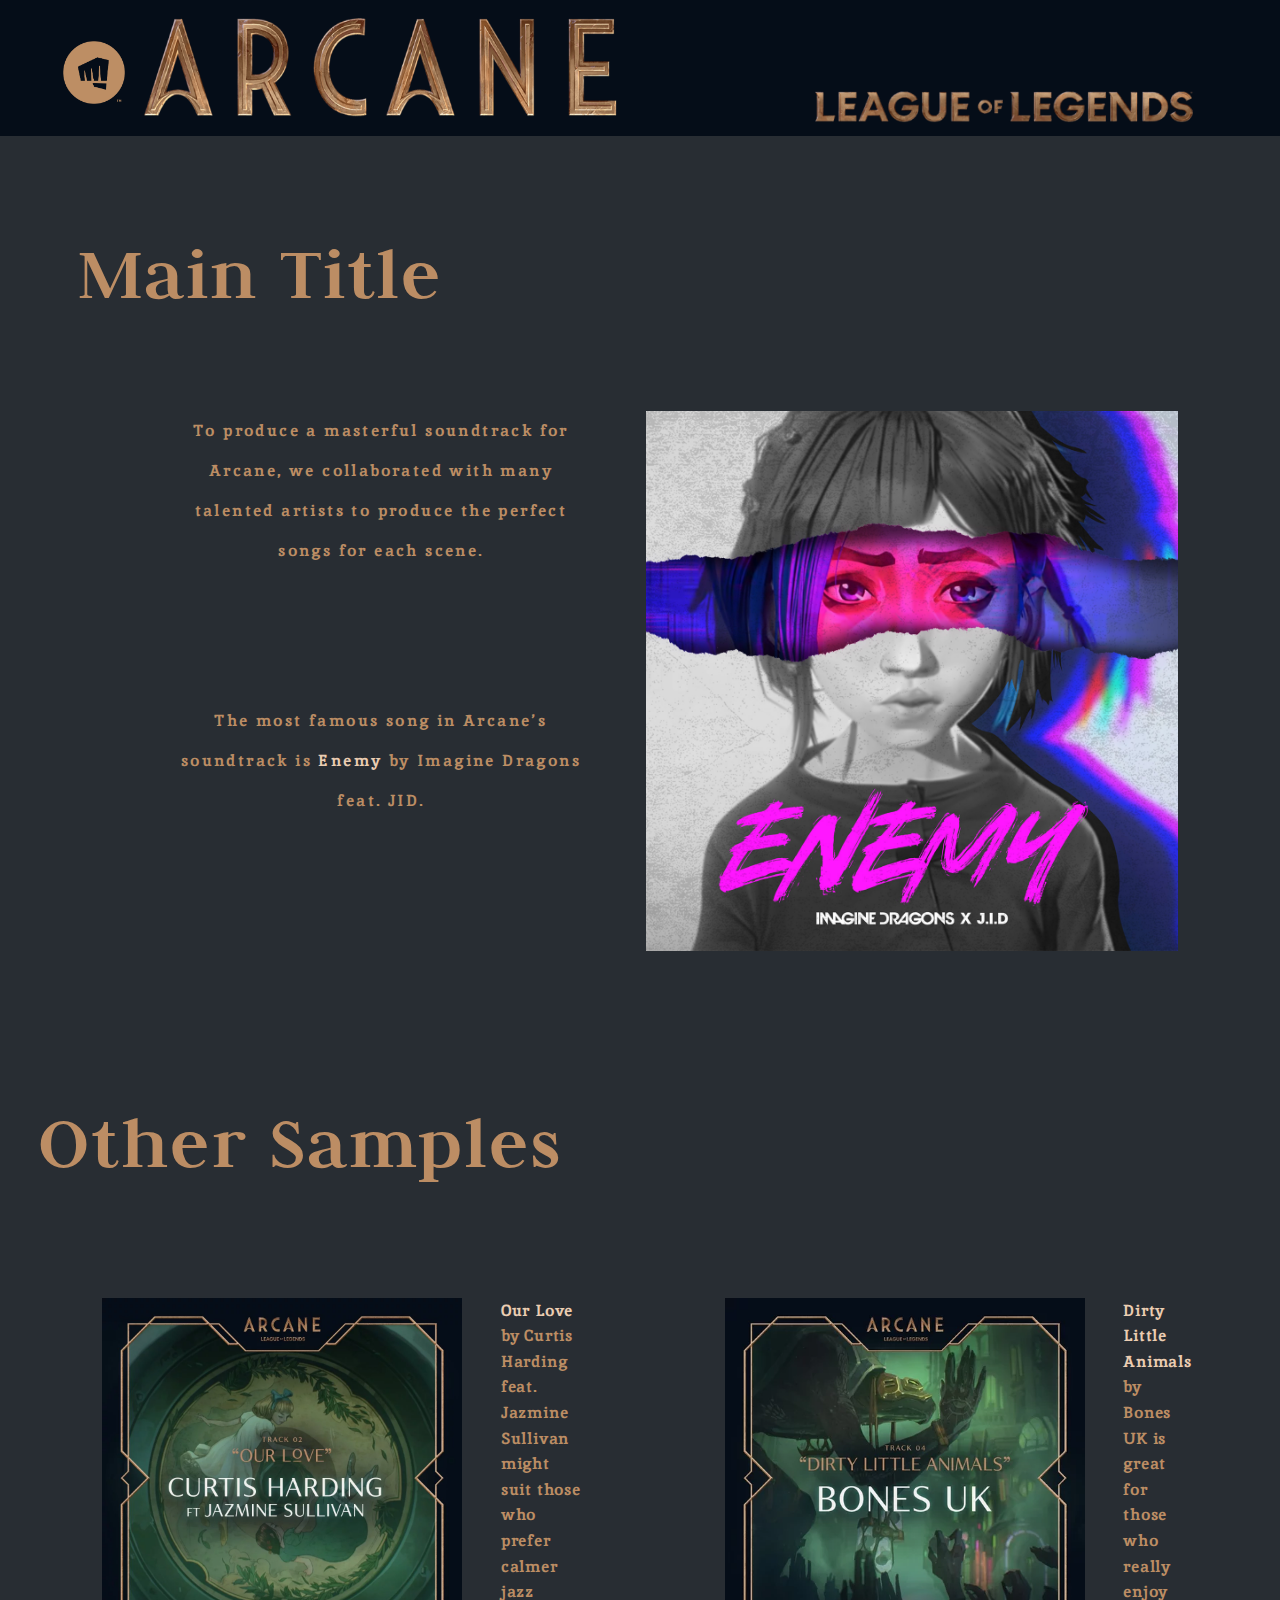
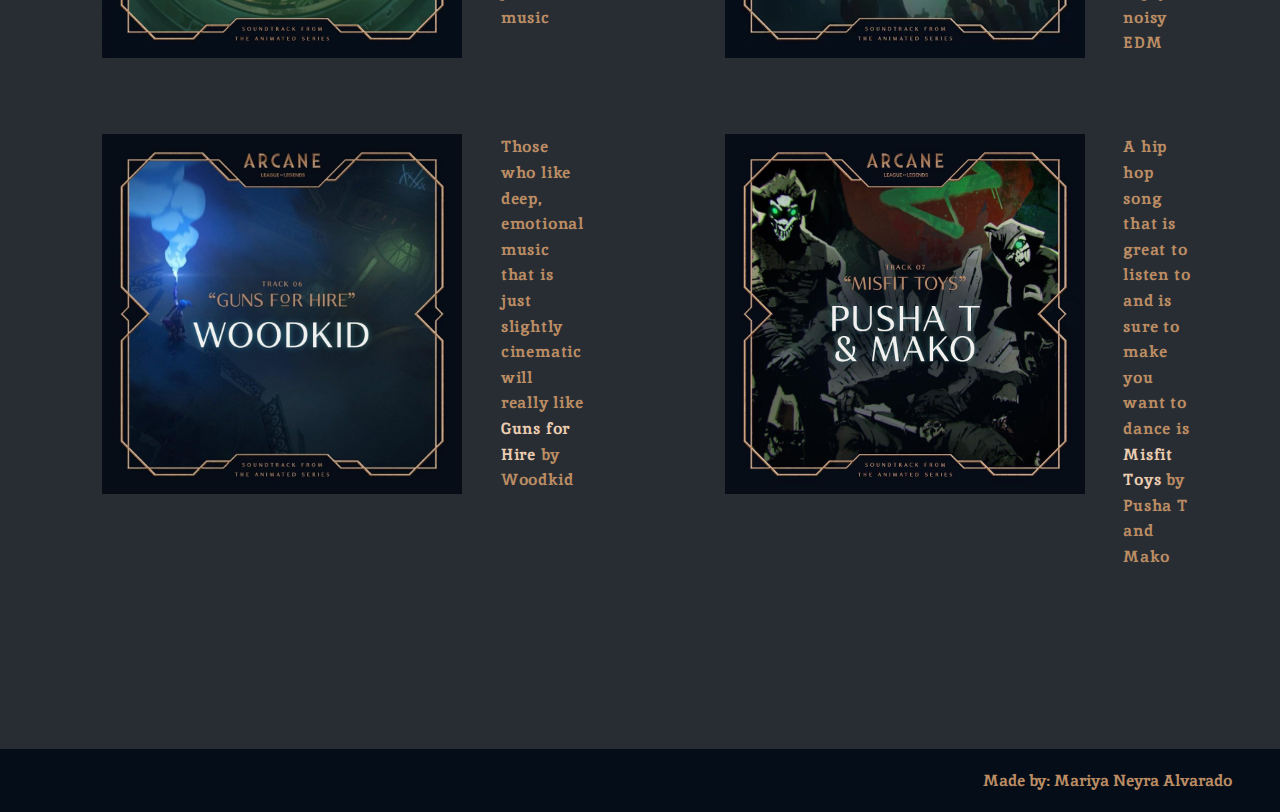
<file: arcane_audio.html>
<!DOCTYPE html>
<html lang="en">
<head>
    <meta charset="UTF-8">
    <meta name="viewport" content="width=device-width, initial-scale=1.0">
    <title>Arcane Audio</title>


    <!--Styles-->
    <link rel="stylesheet" href="styles/reset.css">
    <link rel="stylesheet" href="styles/style.css">

    <!--Favicon-->
    <link rel="icon" href="/images/riot-logo.png">

    <!--Fonts-->
    <link href="https://fonts.googleapis.com/css2?family=Judson:ital,wght@0,400;0,700;1,400&display=swap" rel="stylesheet">
    <link href="https://fonts.googleapis.com/css2?family=Inika:wght@400;700&display=swap" rel="stylesheet">
</head>





<body>

    <!--Header-->
    <header>
        <img src="/images/riot-logo.png" id="RLogo" alt="Riot Logo">
        <img src="/images/arcane-logo.png" id="ALogo" alt="Arcane Logo">
        <img src="/images/LOL-logo.png" id= "LLogo" alt="League Logo">

        <nav>
            <a></a> <!--aajdcfsdvhdbzdfhfsrthsofdvn-->
            <a></a>
        </nav>
    </header>



    <!--Main-->
    <main>

        <h1 id="title-heading">Main Title</h1>



        <div class="AP-grid-1">
            <p class="AP-para-1">
                To produce a masterful soundtrack for Arcane, 
                we collaborated with many talented artists to produce the perfect songs for each scene.
            </p>

            <p class="AP-para-2">
                The most famous song in Arcane’s soundtrack is <a href="https://www.youtube.com/watch?v=F5tSoaJ93ac&vl=en">Enemy</a> by Imagine Dragons feat. JID.
            </p>

            <img src="/images/album-Enemy.jpg" id="album-Enemy" alt="album Enemy">


        </div>


        <h1 id="other-heading">Other Samples</h1>



        <div class="AP-grid-2">
            <img src="/images/album-OL.webp" id="album-OL" alt="Our Love">
            <p class="AP-para-3"><a href="https://www.youtube.com/watch?v=2Yr3sKPi8mM">Our Love</a> by Curtis Harding feat. Jazmine Sullivan might suit those who prefer calmer jazz music</p>
            <img src="/images/album-DLA.webp" id="album-DLA" alt="Our Love">
            <p class="AP-para-4"><a href="https://www.youtube.com/watch?v=w88d-uKh_Uw">Dirty Little Animals</a> by Bones UK is great for those who really enjoy noisy EDM</p>
            <img src="/images/album-G4H.jpg" id="album-G4H" alt="Our Love">
            <p class="AP-para-5">Those who like deep, emotional music that is just slightly cinematic will really like <a href="https://www.youtube.com/watch?v=pKNEx-9OqRM">Guns for Hire</a> by Woodkid</p>
            <img src="/images/album-MFT.jpg" id="album-MFT" alt="Our Love">
            <p class="AP-para-6">A hip hop song that is great to listen to and is sure to make you want to dance is <a href="https://www.youtube.com/watch?v=f_Z1E32mxGg"> Misfit Toys</a> by Pusha T and Mako</p>


        </div>

        

        <div class="over-footer"></div>

        
    </main>

    

    <!-- Footer -->
    <footer>
        <p class="footer-name">Made by: Mariya Neyra Alvarado</p>
    </footer>



</body>
</html>
</file>
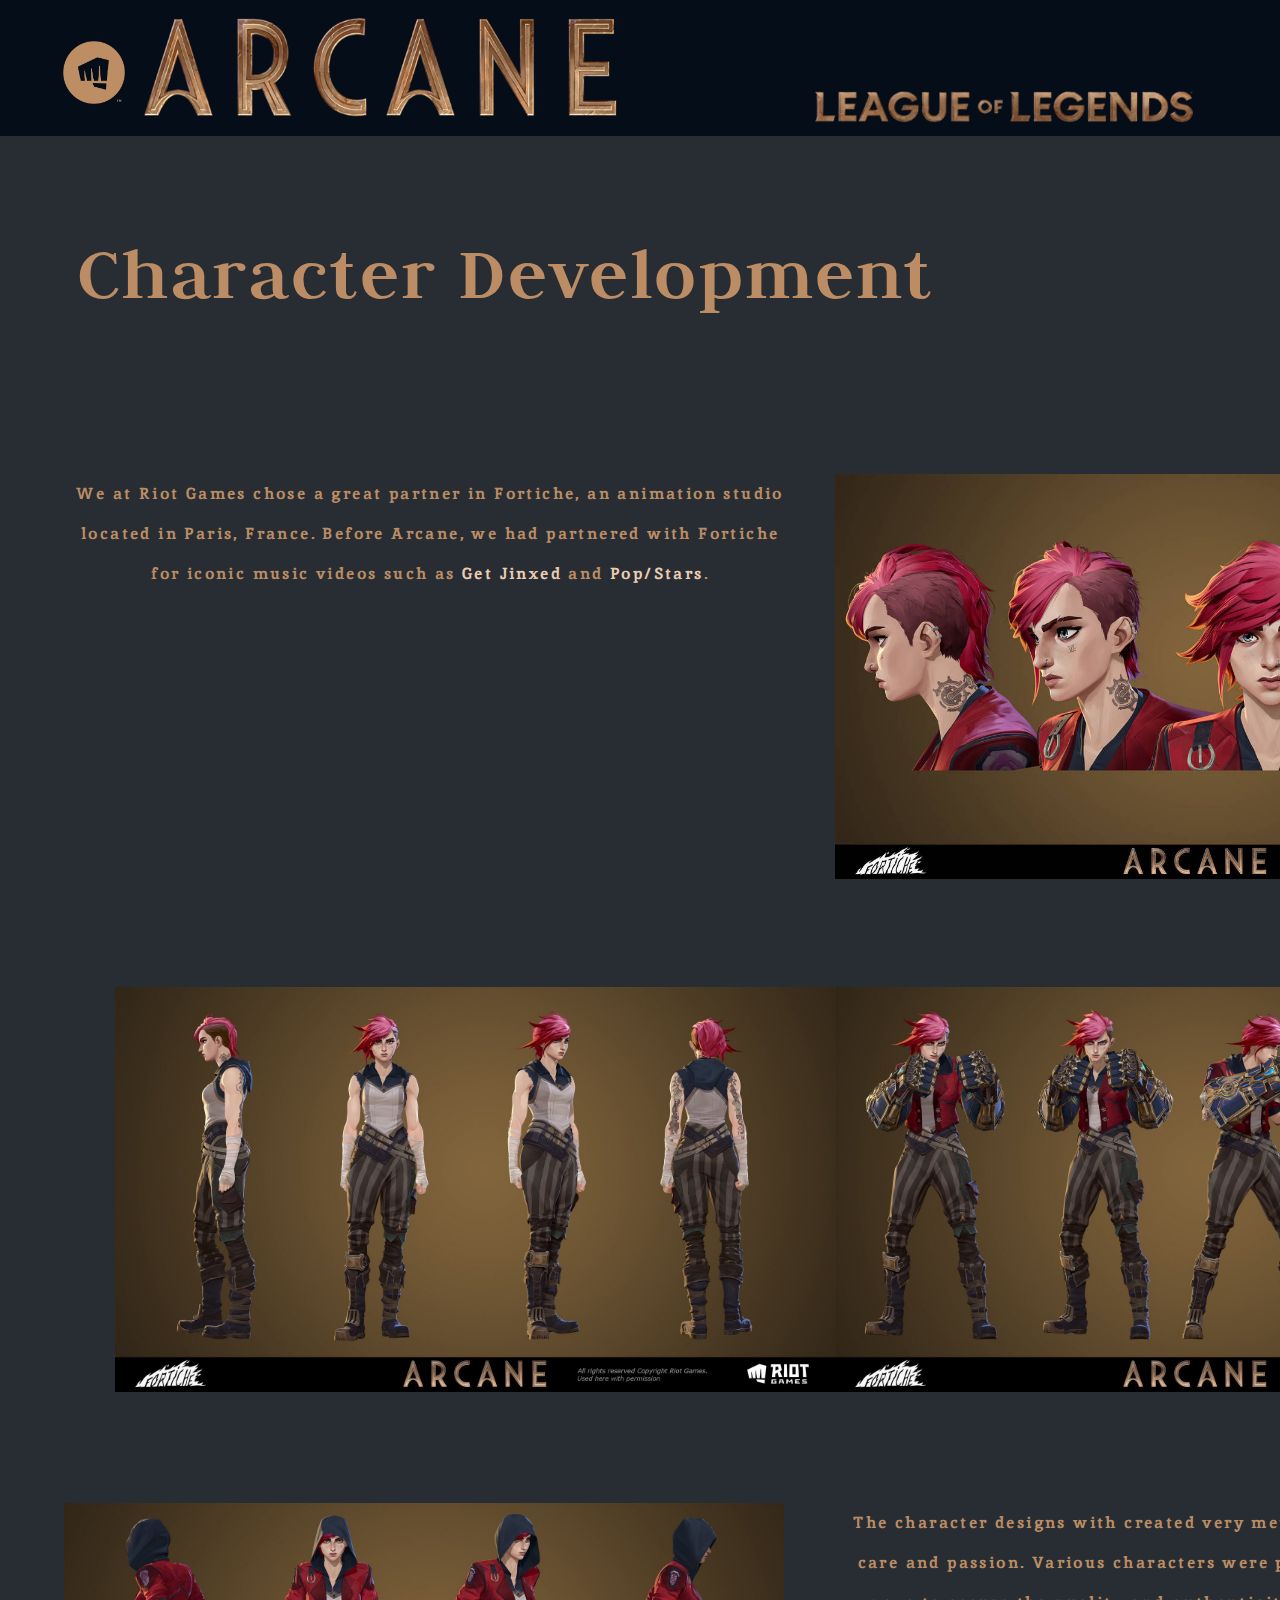
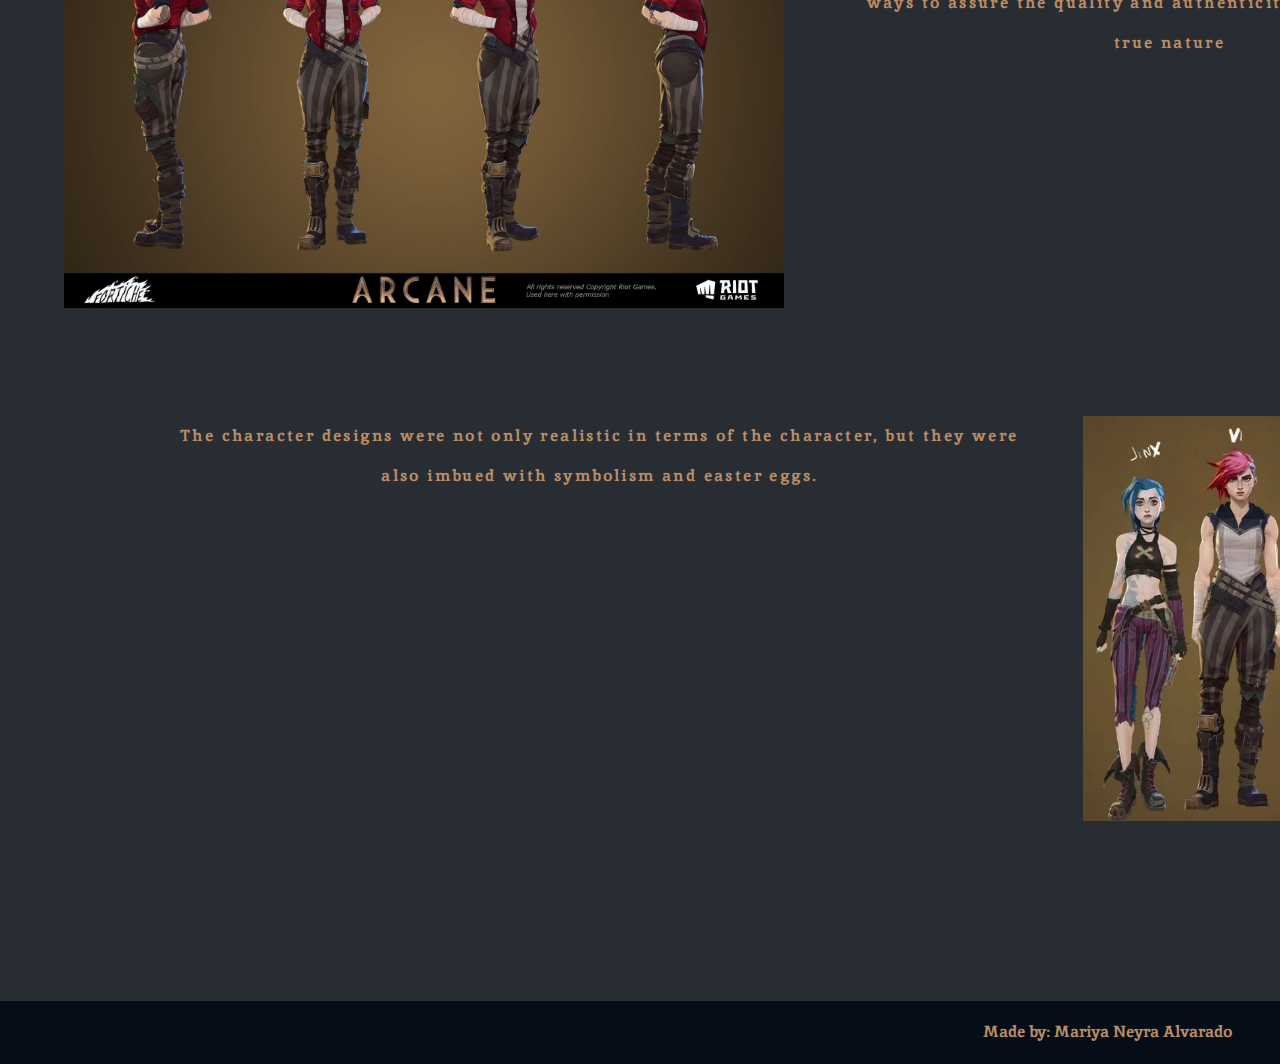
<file: arcane_visuals.html>
<!DOCTYPE html>
<html lang="en">
<head>
    <meta charset="UTF-8">
    <meta name="viewport" content="width=device-width, initial-scale=1.0">
    <title>Arcane Visuals</title>


    <!--Styles-->
    <link rel="stylesheet" href="styles/reset.css">
    <link rel="stylesheet" href="styles/style.css">

    <!--Favicon-->
    <link rel="icon" href="/images/riot-logo.png">

    <!--Fonts-->
    <link href="https://fonts.googleapis.com/css2?family=Judson:ital,wght@0,400;0,700;1,400&display=swap" rel="stylesheet">
    <link href="https://fonts.googleapis.com/css2?family=Inika:wght@400;700&display=swap" rel="stylesheet">
</head>





<body>

    <!--Header-->
    <header>
        <img src="/images/riot-logo.png" id="RLogo" alt="Riot Logo">
        <img src="/images/arcane-logo.png" id="ALogo" alt="Arcane Logo">
        <img src="/images/LOL-logo.png" id= "LLogo" alt="League Logo">

        <nav>
            <a></a> <!--aajdcfsdvhdbzdfhfsrthsofdvn-->
            <a></a>
        </nav>
    </header>



    <!--Main-->
    <main>

        <h1 id="title-heading">Character Development</h1>



        <div class="VP-grid">

            <div id="div-vi-model">
                <p class="VP-para-1"><img id="vi-model" src="/images/vi-model.jpg" alt="vi-model">We at Riot Games chose a great partner in Fortiche, an animation studio located in Paris, France. 
                    Before Arcane, we had partnered with Fortiche for iconic music videos such as <a href="https://www.youtube.com/watch?v=0nlJuwO0GDs">Get Jinxed</a> and <a href="https://www.youtube.com/watch?v=UOxkGD8qRB4">Pop/Stars</a>.
                </p>
            </div>


            <div id="div-vi-model-1">
                <img src="/images/vi-model-1.jpg" id="vi-model-1" alt="vi-model-1">
            </div>
            <div id="div-vi-model-2">
                <img src="/images/vi-model-2.jpg" id="vi-model-2" alt="vi-model-2">
            </div>
            

            <div id="div-vi-model-3">
                <p class="VP-para-2"><img id="vi-model-3" src="/images/vi-model-3.jpg" alt="vi-model-3">The character designs with created very meticulously with great care and passion. 
                Various characters were posed many different ways to assure the quality and authenticity to the character’s true nature
                </p>            
            </div>


            <div id="div-design-symbolism">
                <p class="VP-para-3"><img id="design-symbolism" src="/images/design-symbolism.jpg" alt="design-symbolism">The character designs were not only realistic in terms of the character, 
                but they were also imbued with symbolism and easter eggs.
                </p>            
            </div>


            
        </main>

        

        <div class="over-footer"></div>

        
    </section>

    

    <!-- Footer -->
    <footer>
        <p class="footer-name">Made by: Mariya Neyra Alvarado</p>
    </footer>



</body>
</html>
</file>
<file: styles/style.css>
/*Stylesheet for Arcane website*/



/*General*/
body {
    background-color: #282D33;
    height: auto; /*uilbujkljhio;*/  /*uilbujkljhio;*/ 
}

header {
    display: flex;
    align-items: center;
    height: 136px; 
    width: 100%; 
    background-color: #050D18; 
}

footer {
    height: 7vh;
    display: flex;
    align-items: center;

    background-color: #050D18;
}




/*Medium Sections*/
#intro-section {
    background-image: url('../images/background-zaun.png');
    background-size: contain;
    background-repeat: no-repeat;
    position: relative;
    width: 100%;
    height: 0px;
    padding-top: 58.33%;
}

.intro-contents {
    position: absolute;
    top: 0;
}

.MP-grid {
    margin-left: 4vw;
    margin-top: 18vw;
    display: grid;
    grid-template-columns: 2fr 2fr 3.4fr;
    grid-template-rows: auto auto;
}

.MP-grid-2 {
    margin-left: 4vw;
    margin-top: 16vw;
    display: grid;
    grid-template-columns: 1fr 8fr;
}

.over-footer {
    padding-top: 20vh;
}

.VP-grid {
    display: grid;
    grid-template-columns: 5vw 1fr 1fr 5vw;
    grid-template-rows: auto auto auto auto;
    margin-top: 18vh;
}

.AP-grid-1 {
    display: grid;
    grid-template-columns: 8vw 3fr 2fr 8vw;
    grid-template-rows: auto auto;
    margin-top: 11vh;
}


.AP-grid-2 {
    display: grid;
    grid-template-columns: 8vw auto 1fr 9vw auto 1fr 8vw;
    grid-template-rows: auto 6vw auto;
    margin-top: 13vh;
}




/*Specific Elements*/
#RLogo  {
    height: 46%;
    margin-left: 4.9vw;
    padding-top: 1vh;
}

#ALogo {
    height: 89%;
    width: 38%;
    margin-left: 1vw;
    padding-top: 1vh;
}

#LLogo {
    height: 26%;
    width: 44%;
    margin: auto;
    margin-bottom: 1%;
    padding-right: 1vw;
}

.info-box {
    background-color: #282D33;
    width: 30vw;
    padding: 2em;
    padding-top: 2.5em;
    padding-bottom: 2.5em;
    border-radius: 30px;

    margin-left: 4.2vw;
    margin-top: 6vw;
}

#welcome-heading {
    position: absolute;
    right: 3.4vw;
}

#AVisuals {
    height: 20vw;
    width: 20vw;
    border-radius: 50%;
    background-image: url('../images/visual-icon.jpg');
    background-size: cover;
    background-position: center;

    grid-column-start: 1;
    justify-self: center;
}

#AAudio {
    height: 20vw;
    width: 20vw;
    border-radius: 50%;
    background-image: url('../images/audio-icon.jpg');
    background-size: cover;
    background-position: center;

    grid-column-start: 2;
    justify-self: center;
}

#title-heading {
    margin-top: 11vh;
    margin-left: 6vw;
}

#div-vi-model {
    grid-column-start: 2;
    grid-column-end: 4;
    grid-row-start: 1;
    grid-row-end: 2;

    grid-template-rows: auto auto;
}

#vi-model {
    height:45vh;
    float: right;
    margin-left: 3vw;
}

#div-vi-model-1 {
    grid-column-start: 2;
    grid-column-end: 3;
    grid-row-start: 2;
    grid-row-end: 3;
    justify-self: center;
    grid-template-rows: auto auto;
}

#vi-model-1 {
    height:45vh;
    justify-self: center;
    margin-top: 12vh;
    padding-left: 4vw;
}

#div-vi-model-2 {
    grid-column-start: 3;
    grid-column-end: 4;
    grid-row-start: 2;
    grid-row-end: 3;
    justify-self: center;
    grid-template-rows: auto auto;
}

#vi-model-2 {
    height:45vh;
    justify-self: right;
    margin-top: 12vh;
}

#div-vi-model-3 {
    grid-column-start: 2;
    grid-column-end: 4;
    grid-row-start: 3;
    grid-row-end: 4;
    grid-template-rows: auto auto;
}


#vi-model-3 {
    height:45vh;
    float: left;
    margin-right: 5vw;
}

#div-design-symbolism {
    grid-column-start: 2;
    grid-column-end: 4;
    grid-row-start: 4;
    grid-row-end: 5;
    padding-right: 4vw;

}

#design-symbolism {
    height:45vh;
    float: right;
    margin-left: 5vw;
}

#other-heading {
    margin-top: 17vh;
    margin-left: 3vw;
}

#album-Enemy {
    height: 60vh;
    grid-column-start: 3;
    grid-column-end: 4;
    grid-row-start: 1;
    grid-row-end: 3;
    display: flex;
    justify-self: right;
}

#album-OL {
    height: 40vh;
    grid-column-start: 2;
    grid-row-start: 1;
}

#album-DLA {
    height: 40vh;
    grid-column-start: 5;
    grid-row-start: 1;
}

#album-G4H {
    height: 40vh;
    grid-column-start: 2;
    grid-row-start: 3;
}

#album-MFT {
    height: 40vh;
    grid-column-start: 5;
    grid-row-start: 3;
}




/*Text*/

.info-box-text {
    text-align: center;
    font-family: Inika;
    font-weight: bold;
    font-size: 1.35vw;
    line-height: 2.2em;
    letter-spacing: 0.5px;

    color: #BC8D64;
    box-shadow: 0.2vw 0.2vw #EBCDB2;
}

h1 {
    font-family: Judson;
    font-weight: bold;
    font-size: 6vw;
    letter-spacing: 0.2vw;

    color: #BC8D64;
}

.links-intro {
    font-family: Inika;
    font-weight: bold;
    font-size: 1.25vw;
    letter-spacing: 0.15em;
    line-height: 2.5em;

    text-align: center;
    padding-left: 4.7vw;
    padding-right: 5vw;
    padding-top: 3vh;

    color: #BC8D64;
}

h2 {
    font-family: Inika;
    font-weight: bold;
    font-size: 3.3vw;
    grid-column-start: 1;
    grid-column-end: 3;

    color: #EBCDB2;
}

.NX-link-text {
    font-family: Inika;
    font-weight: bold;
    font-size: 1.25vw;
    white-space: pre-wrap;

    grid-column-start: 2;
    grid-column-end: 3;
    letter-spacing: 0.2em;
    padding-top: 7vh;

    color: #BC8D64;
}

.MP-links {
    font-family: Inika;
    font-weight: bold;
    font-size: 1.5vw;
    letter-spacing: 0.15em;
    text-align: center;
    margin-top: 4vh;
    text-decoration: none;
}

a {
    color: #EBCDB2;
    font-weight: bolder;
    text-decoration: none;
}

a:hover {
    color: #FFFFFF;
}

a:visited {
    color: rgb(213, 175, 225);
}

a:visited:hover {
    color: #FFFFFF;
}

.footer-name {
    font-family: Inika;
    font-weight: bold;
    font-size: 1.25vw;
    position: absolute;
    right: 3em;
    color: #BC8D64;
}

.VP-para-1, .VP-para-2, .VP-para-3 {
    font-family: Inika;
    font-weight: bold;
    font-size: 1.25vw;
    letter-spacing: 0.15em;
    line-height: 2.5em;

    text-align: center;

    color: #BC8D64;
}

.VP-para-1 {
    grid-column-start: 2;
    grid-column-end: 4;
}

.VP-para-2 {
    grid-column-start: 2;
    grid-column-end: 4;
    margin-top: 12vh;
    margin-right: 5vw;
}

.VP-para-3 {
    grid-column-start: 2;
    grid-column-end: 4;
    margin-top: 12vh;
    margin-left: 9vw;
}

.AP-para-1, .AP-para-2 {
    font-family: Inika;
    font-weight: bold;
    font-size: 1.25vw;
    letter-spacing: 0.15em;
    line-height: 2.5em;

    text-align: center;
    grid-column-start: 2;
    grid-column-end: 3;
    padding-left: 5vw;
    padding-right: 4vw;

    color: #BC8D64;
}

.AP-para-3, .AP-para-4, .AP-para-5, .AP-para-6 {
    font-family: Inika;
    font-weight: bold;
    font-size: 1.25vw;
    letter-spacing: 0.05em;
    line-height: 1.6em;

    text-align: left;
    color: #BC8D64;
}

.AP-para-3 {
    grid-column-start: 3;
    grid-row-start: 1;
    padding-left: 3vw;
    padding-right: 2vw;
}

.AP-para-4 {
    grid-column-start: 6;
    grid-row-start: 1;
    padding-left: 3vw;
    padding-right: 2vw;
}

.AP-para-5 {
    grid-column-start: 3;
    grid-row-start: 3;
    padding-left: 3vw;
    padding-right: 2vw;
}

.AP-para-6 {
    grid-column-start: 6;
    grid-row-start: 3;
    padding-left: 3vw;
    padding-right: 2vw;
}
</file>
